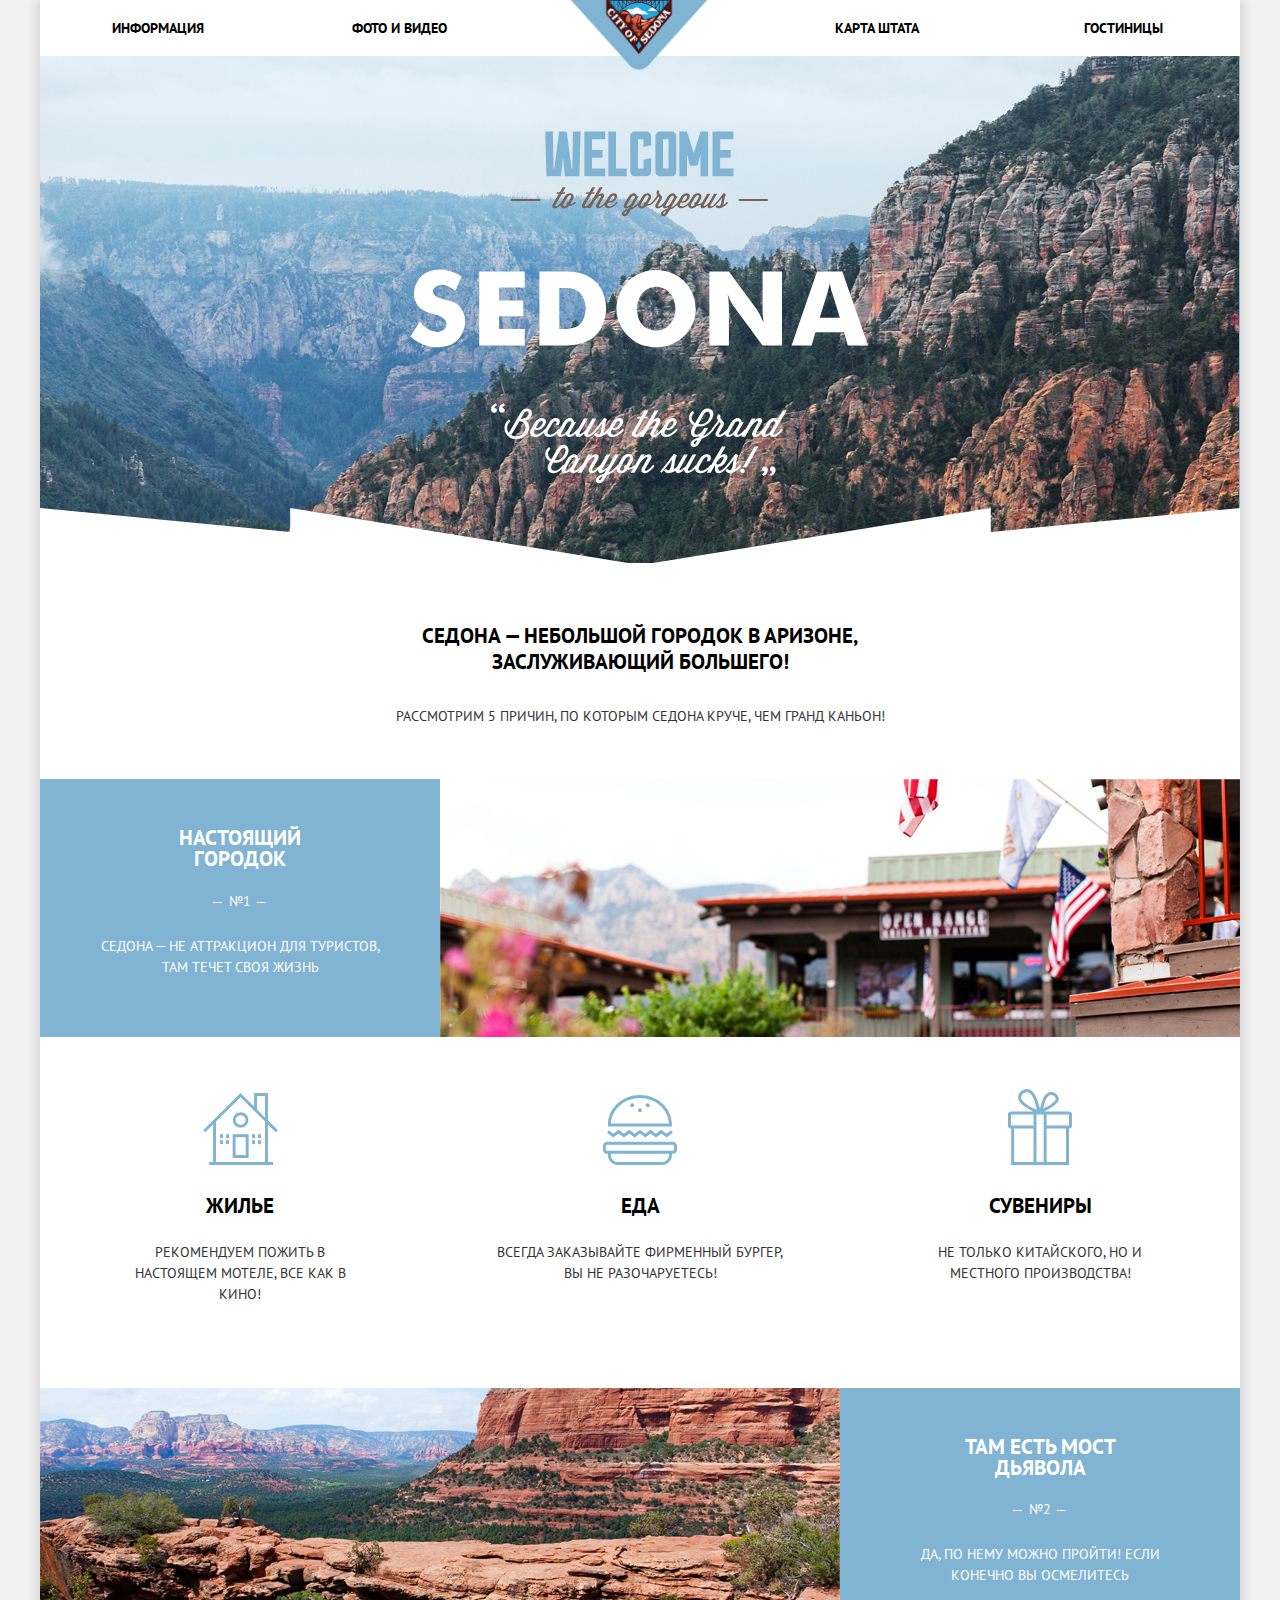
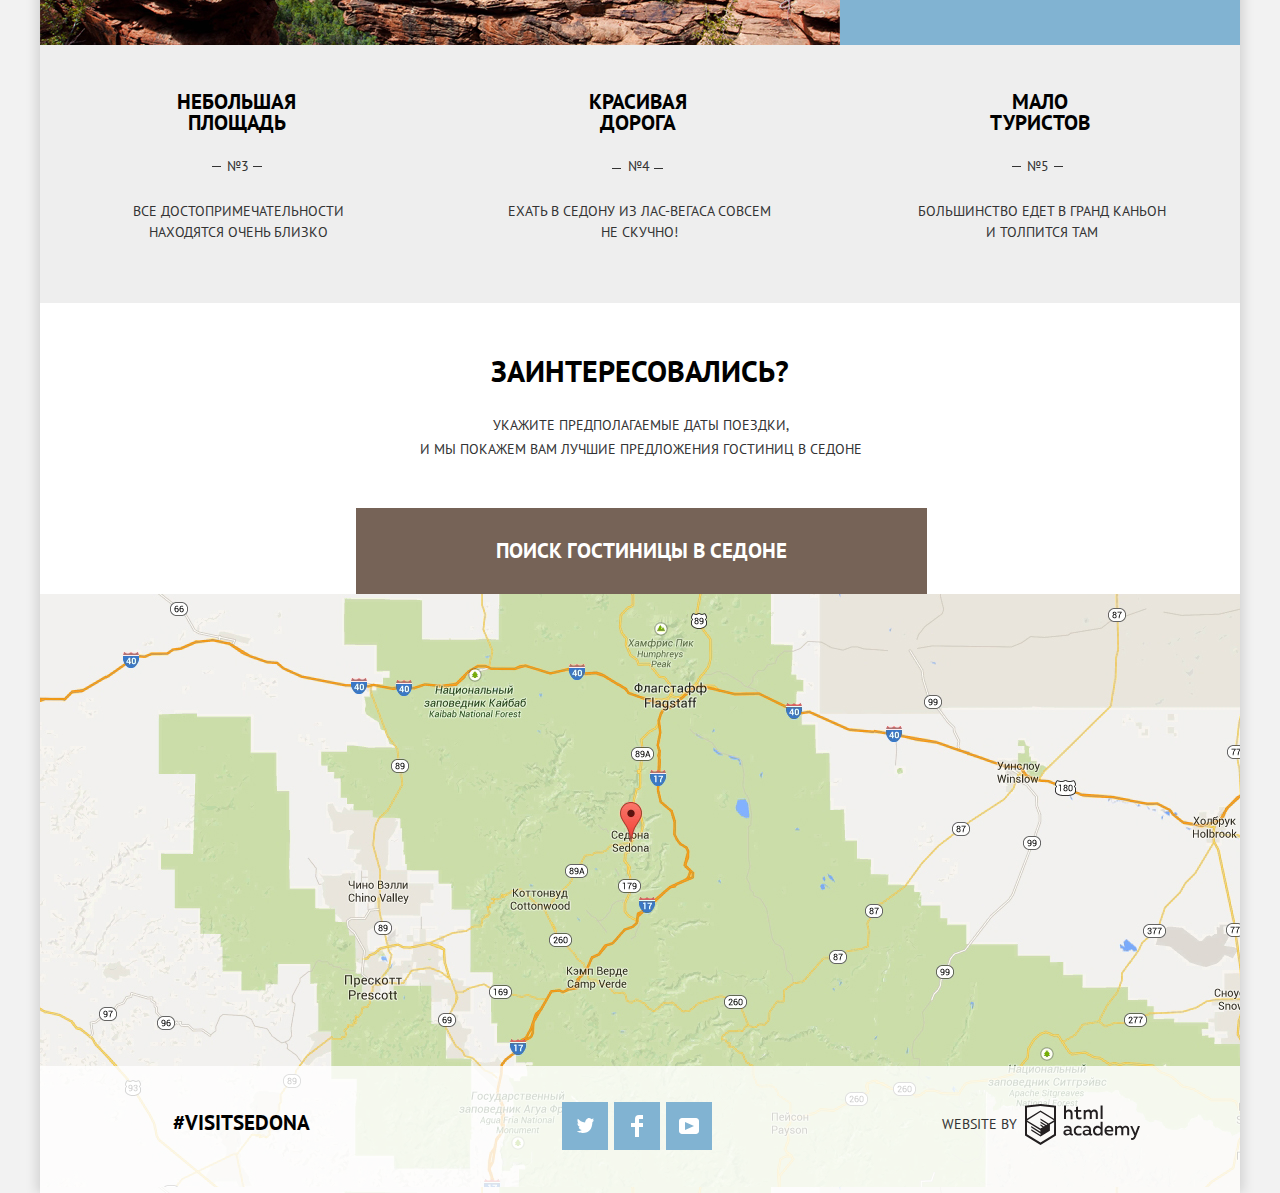
<file: index.html>
<!DOCTYPE html>
<html lang="ru">
<head>
	<meta charset="utf-8">
	<title>HTML Academy: Седона</title>
	<link href="https://fonts.googleapis.com/css?family=PT+Sans:400,400i,700&amp;subset=cyrillic" rel="stylesheet">
	<link href="css/normalize.min.css" rel="stylesheet">
	<link href="css/style.min.css" rel="stylesheet">
</head>
<body>
	<div class="big-container">
		<header class="main-header">
			<nav class="main-navigation" aria-label="Меню">
				<a class="logo" href="index.html">
					<img src="img/logo.png" alt="логотип City of" width="140" height="72">
				</a>
				<ul class="item-navigation">
					<li><a class="item-navigation-name info" href="#">Информация</a></li>
					<li><a class="item-navigation-name foto-video" href="#">Фото и Видео</a></li>
					<li><a class="item-navigation-name map-state" href="#">Карта штата</a></li>
					<li><a class="item-navigation-name hotels" href="inner.html">Гостиницы</a></li>
				</ul>
			</nav>
		</header>
		<main class="container">
			<section class="hero">
				<h1 class="visually-hidden">SEDONA</h1>
			</section>
			<section class="slogan-advantages-1">
				<p class="slogan">СЕДОНА — НЕБОЛЬШОЙ ГОРОДОК В АРИЗОНЕ, ЗАСЛУЖИВАЮЩИЙ БОЛЬШЕГО!</p>
				<p class="reasons">рассмотрим 5 причин, по которым седона круче, чем гранд каньон!</p>
				<div class="reasons-1">
					<div class="reasons-1-text">
						<h2 class="reasons-1-title">настоящий городок</h2>
						<p class="reasons-1-number">№1</p>
						<p class="reasons-1-slogan">Седона — не аттракцион для туристов, там течет своя жизнь</p>
					</div>
					<div class="city-photo">
						<img src="img/reason_1.jpg" alt="Фото города" width="800" height="258">
					</div>
				</div>
			</section>
			<section class="promotion">
				<h3 class="visually-hidden">Реклама</h3>
				<ul class="promotion-list">
					<li class="promotion-item">
						<svg class="promotion-img" version="1.1" id="Layer_1" xmlns="http://www.w3.org/2000/svg" xmlns:xlink="http://www.w3.org/1999/xlink" x="0px" y="0px"
						width="75px" height="72px" viewBox="0 0 75 72" enable-background="new 0 0 75 72" xml:space="preserve">
						<g>
							<path fill="#81B3D2" d="M29.656,65.033h16V41.21h-16V65.033z M32.593,44.134h10.125V62.11H32.593V44.134z"/>
							<path fill="#81B3D2" d="M72.771,39.253l2.076-2.068l-9.908-9.865V0H51.127v13.567L37.5,0L0.152,37.185l2.077,2.068l7.832-7.795
							v37.618H6.124V72h63.875v-2.924h-5.059V31.458L72.771,39.253z M62.002,69.076H12.999V28.534L37.5,4.149l24.502,24.385V69.076z
							M62.002,24.394l-7.938-7.902V2.924h7.938V24.394z"/>
							<path fill="#81B3D2" d="M29.906,27.08c0,4.261,3.47,7.713,7.75,7.713c4.279,0,7.75-3.452,7.75-7.713
							c0-4.259-3.471-7.713-7.75-7.713C33.375,19.367,29.906,22.821,29.906,27.08z M37.656,22.135c2.744,0,4.969,2.214,4.969,4.945
							c0,2.732-2.225,4.948-4.969,4.948c-2.746,0-4.97-2.216-4.97-4.948C32.686,24.349,34.911,22.135,37.656,22.135z"/>
							<rect x="17.061" y="41.21" fill="#81B3D2" width="3" height="3.919"/>
							<rect x="22.999" y="41.21" fill="#81B3D2" width="3" height="3.919"/>
							<rect x="17.061" y="47.182" fill="#81B3D2" width="3" height="3.919"/>
							<rect x="22.999" y="47.182" fill="#81B3D2" width="3" height="3.919"/>
							<rect x="48.998" y="41.21" fill="#81B3D2" width="3" height="3.919"/>
							<rect x="54.936" y="41.21" fill="#81B3D2" width="3" height="3.919"/>
							<rect x="48.998" y="47.182" fill="#81B3D2" width="3" height="3.919"/>
							<rect x="54.936" y="47.182" fill="#81B3D2" width="3" height="3.919"/>
						</g>
					</svg>
					<h3 class="promotion-title">Жилье</h3>
					<p class="promotion-text promo-1">Рекомендуем пожить в настоящем мотеле, все как в кино!</p>
				</li>
				<li class="promotion-item">
					<svg class="promotion-img" version="1.1" id="Layer_2" xmlns="http://www.w3.org/2000/svg" xmlns:xlink="http://www.w3.org/1999/xlink" x="0px" y="0px"
					width="74px" height="70px" viewBox="0 0 74 70" enable-background="new 0 0 74 70" xml:space="preserve">
					<g>
						<path fill="#81B3D2" d="M69.854,46.71H59.275H14.629H4.051c-2.274,0-4.135,1.94-4.135,4.313v3.504c0,2.372,1.861,4.313,4.135,4.313
						h0.93v1.053c0,5.536,4.341,10.065,9.648,10.065h44.646c5.306,0,9.648-4.529,9.648-10.065v-1.053h0.93
						c2.274,0,4.135-1.941,4.135-4.313v-3.504C73.988,48.65,72.128,46.71,69.854,46.71z M66.006,59.894c0,3.871-3.019,7.021-6.73,7.021
						H14.629c-3.711,0-6.731-3.15-6.731-7.021v-1.053h58.107V59.894z M71.071,54.527c0,0.688-0.558,1.271-1.218,1.271h-0.978h-2.942
						H7.972H5.028H4.051c-0.66,0-1.217-0.582-1.217-1.271v-3.504c0-0.688,0.558-1.271,1.217-1.271h3.688h6.89h44.646h6.89h3.688
						c0.66,0,1.218,0.582,1.218,1.271V54.527z"/>
						<polygon fill="#81B3D2" points="15.634,38.406 20.957,42.465 26.283,38.406 31.611,42.465 36.939,38.406 42.267,42.465 
						47.596,38.406 52.923,42.465 58.253,38.405 63.589,42.464 69.783,37.752 68.063,35.293 63.589,38.696 58.253,34.639 52.923,38.695 
						47.596,34.638 42.267,38.695 36.939,34.638 31.611,38.695 26.283,34.638 20.958,38.695 15.635,34.638 10.308,38.695 5.841,35.294 
						4.12,37.751 10.308,42.465 	"/>
						<path fill="#81B3D2" d="M7.978,31.544h57.949h2.928c0.041-0.619,0.069-1.241,0.069-1.87c0-0.394-0.016-0.783-0.032-1.173
						C68.227,12.657,54.186,0,36.952,0C19.719,0,5.677,12.657,5.013,28.501c-0.017,0.39-0.032,0.78-0.032,1.173
						c0,0.629,0.028,1.251,0.07,1.87H7.978z M36.952,3.043c15.591,0,28.35,11.316,29.021,25.458H7.931
						C8.604,14.359,21.361,3.043,36.952,3.043z"/>
						<ellipse fill="#81B3D2" cx="36.952" cy="15.26" rx="1.945" ry="2.03"/>
						<ellipse fill="#81B3D2" cx="29.172" cy="10.23" rx="1.946" ry="2.03"/>
						<ellipse fill="#81B3D2" cx="44.732" cy="10.23" rx="1.946" ry="2.03"/>
					</g>
				</svg>
				<h3 class="promotion-title">Еда</h3>
				<p class="promotion-text promo-2">Всегда заказывайте фирменный бургер, вы не разочаруетесь!</p>
			</li>
			<li class="promotion-item">
				<svg class="promotion-img" version="1.1" id="Layer_3" xmlns="http://www.w3.org/2000/svg" xmlns:xlink="http://www.w3.org/1999/xlink" x="0px" y="0px"
				width="64px" height="76px" viewBox="0 0 64 76" enable-background="new 0 0 64 76" xml:space="preserve">
				<path fill-rule="evenodd" clip-rule="evenodd" fill="#81B3D2" d="M61.097,22.501h-0.103H36.312
				C50.125,15.602,51.229,11.25,50.72,8.816c-1.162-3.963-5.692-7.023-10.002-5.407c-5.569,2.089-7.137,10.388-8.644,16.387
				C30.15,13.726,28.29,5.982,23.938,2.059c-1.261-1.138-3.095-2.264-5.763-2.028c-4.026,0.356-9.802,5.382-7.458,10.981
				c2.251,5.378,9.687,8.777,14.578,11.489H3.153H2.879C1.295,22.501,0,23.792,0,25.37v11.322c0,1.578,1.295,2.869,2.879,2.869h0.274
				v33.466v2.435V76h57.841v-0.539v-2.435V39.561h0.103c1.586,0,2.88-1.291,2.88-2.869V25.37
				C63.977,23.792,62.683,22.501,61.097,22.501z M42.413,5.944c2.103-0.31,4.982,1.299,5.255,3.209c0.393,2.756-3.4,5.255-5.086,6.421
				c-2.523,1.744-4.928,2.643-7.287,4.055C36.179,15.939,37.844,6.618,42.413,5.944z M19.531,15.912
				c-2.225-1.485-6.544-4.431-6.44-7.771c0.112-3.595,5.743-6.57,8.814-3.886c3.856,3.371,5.713,11.105,7.119,16.557
				C25.775,19.273,22.696,18.024,19.531,15.912z M25.503,73.026H6.136V39.561h19.368V73.026z M25.503,36.524H3.046V25.538h22.457
				V36.524z M35.66,36.524v3.037v33.466h-7.174V39.561v-3.037V25.538h7.174V36.524z M58.011,73.026H38.644V39.561h19.367V73.026z
				M60.931,36.524H38.644V25.538h22.287V36.524z"/>
			</svg>

			<h3 class="promotion-title">Сувениры</h3>
			<p class="promotion-text promo-3">Не только китайского, но и местного производства!</p>
		</li>
	</ul>
</section>
<section class="advantages-2">
	<div class="photo-bridge">
		<img src="img/reason_2.jpg" alt="Фото моста" width="800" height="257">
	</div>
	<div class="reasons-2-text">
		<h2 class="reasons-2-title">там есть мост дьявола</h2>
		<p class="reasons-2-number">№2</p>
		<p class="reasons-2-slogan">Да, по нему можно пройти! Если конечно вы осмелитесь</p>
	</div>
</section>
<section class="advantages-3">
	<ul class="final-reasons">
		<li class="reasons-3">
			<h3 class="final-reasons-title title3">Небольшая
			площадь</h3>
			<p class="final-reasons-number line3">№3</p>
			<p class="final-reasons-text final-reasons3">Все достопримечательности находятся очень близко</p>
		</li>
		<li class="reasons-4">
			<h3 class="final-reasons-title title4">Красивая
			дорога</h3>
			<p class="final-reasons-number line4">№4</p>
			<p class="final-reasons-text final-reasons4">Ехать в Седону из Лас-Вегаса совсем не скучно!</p>
		</li>
		<li class="reasons-5">
			<h3 class="final-reasons-title title5">Мало туристов</h3>
			<p class="final-reasons-number line5">№5</p>
			<p class="final-reasons-text final-reasons5">Большинство едет в гранд каньон и толпится там</p>
		</li>
	</ul>
</section>
<section class="search-form">
	<h2 class="visually-hidden">Форма поиска</h2>
	<span class="interest">Заинтересовались?</span>
	<p class="interest-text">Укажите предполагаемые даты поездки,
	и мы покажем вам лучшие предложения гостиниц в Седоне</p>
	<a class="button-search" href="search.html">Поиск гостиницы в Седоне</a>
	<form class="form-search" action="https://echo.htmlacademy.ru" method="post">
		<div class="values-arrive">
			<label for="datestart-search">Дата заезда:</label>
			<input class="form-left-1" id="datestart-search" type="text" name="datestart" placeholder="24 апреля 2017">
			<div class="calendar-svg-arrive">
				<svg xmlns="http://www.w3.org/2000/svg" width="21" height="22" viewBox="0 0 21 22"><path d="M19.251 2.025h-2.845V.648c0-.381-.294-.689-.656-.689-.363 0-.656.308-.656.689v1.377h-3.938V.648c0-.381-.294-.689-.655-.689-.363 0-.657.308-.657.689v1.377H5.906V.648c0-.381-.294-.689-.656-.689-.363 0-.657.308-.657.689v1.377H1.75C.784 2.025 0 2.847 0 3.862v16.302C0 21.179.784 22 1.75 22h17.501c.966 0 1.749-.821 1.749-1.836V3.862c0-1.015-.783-1.837-1.749-1.837zm.437 18.139a.448.448 0 0 1-.437.459H1.75a.45.45 0 0 1-.438-.459V3.862a.45.45 0 0 1 .438-.459h2.844v1.378c0 .381.294.689.657.689.362 0 .656-.308.656-.689V3.403h3.938v1.378c0 .381.294.689.657.689.361 0 .655-.308.655-.689V3.403h3.938v1.378c0 .381.293.689.656.689.362 0 .656-.308.656-.689V3.403h2.845c.241 0 .437.206.437.459v16.302z"/><path d="M4.594 8.225h2.625v2.066H4.594zM4.594 11.668h2.625v2.067H4.594zM4.594 15.112h2.625v2.066H4.594zM9.188 15.112h2.625v2.066H9.188zM9.188 11.668h2.625v2.067H9.188zM9.188 8.225h2.625v2.066H9.188zM13.781 15.112h2.625v2.066h-2.625zM13.781 11.668h2.625v2.067h-2.625zM13.781 8.225h2.625v2.066h-2.625z"/></svg>
			</div>
		</div>
		<div class="values-departure">
			<label for="datefinish-search"> Дата выезда:</label>
			<input class="form-left-2 date" id="datefinish-search" type="text" name="datefinish" placeholder="4 июля 2017">
			<div class="calendar-svg-departure">
				<svg xmlns="http://www.w3.org/2000/svg" width="21" height="22" viewBox="0 0 21 22"><path d="M19.251 2.025h-2.845V.648c0-.381-.294-.689-.656-.689-.363 0-.656.308-.656.689v1.377h-3.938V.648c0-.381-.294-.689-.655-.689-.363 0-.657.308-.657.689v1.377H5.906V.648c0-.381-.294-.689-.656-.689-.363 0-.657.308-.657.689v1.377H1.75C.784 2.025 0 2.847 0 3.862v16.302C0 21.179.784 22 1.75 22h17.501c.966 0 1.749-.821 1.749-1.836V3.862c0-1.015-.783-1.837-1.749-1.837zm.437 18.139a.448.448 0 0 1-.437.459H1.75a.45.45 0 0 1-.438-.459V3.862a.45.45 0 0 1 .438-.459h2.844v1.378c0 .381.294.689.657.689.362 0 .656-.308.656-.689V3.403h3.938v1.378c0 .381.294.689.657.689.361 0 .655-.308.655-.689V3.403h3.938v1.378c0 .381.293.689.656.689.362 0 .656-.308.656-.689V3.403h2.845c.241 0 .437.206.437.459v16.302z"/><path d="M4.594 8.225h2.625v2.066H4.594zM4.594 11.668h2.625v2.067H4.594zM4.594 15.112h2.625v2.066H4.594zM9.188 15.112h2.625v2.066H9.188zM9.188 11.668h2.625v2.067H9.188zM9.188 8.225h2.625v2.066H9.188zM13.781 15.112h2.625v2.066h-2.625zM13.781 11.668h2.625v2.067h-2.625zM13.781 8.225h2.625v2.066h-2.625z"/></svg>
			</div>
		</div>
		<div class="person">
			<div class="values-adults">
				<label class="adult-margin" for="amount-adult">Взрослые:</label>
				<button class="form-minus-adults" type="button" aria-label="минус">
					<svg width="11px" height="11px">
						<rect x="4" y="0" transform="matrix(4.486906e-011 -1 1 4.486906e-011 -2.467795e-010 11)" width="3" height="11"/>
					</svg>
				</button>
				<input class="form-left-3" type="text" name="amount-adult" id="amount-adult" placeholder="2">
				<button class="form-plus-adults" type="button" aria-label="плюс">
					<svg width="11px" height="11px">
						<rect x="4" width="3" height="11"/>
						<rect x="4" y="0" transform="matrix(4.486906e-011 -1 1 4.486906e-011 -2.467795e-010 11)" width="3" height="11"/>
					</svg>
				</button>
			</div>
			<div class="values-child">
				<label for="amount-adult-child" class="child-margin">Дети:</label>
				<button class="form-minus-child" type="button" aria-label="минус">
					<svg width="11px" height="11px">
						<rect x="4" y="0" transform="matrix(4.486906e-011 -1 1 4.486906e-011 -2.467795e-010 11)" width="3" height="11"/>
					</svg>
				</button>
				<input class="form-left-4" type="text" name="amount-adult-child" id="amount-adult-child" placeholder="0">
				<button class="form-plus-child" type="button" aria-label="плюс">
					<svg width="11px" height="11px">
						<rect x="4" width="3" height="11"/>
						<rect x="4" y="0" transform="matrix(4.486906e-011 -1 1 4.486906e-011 -2.467795e-010 11)" width="3" height="11"/>
					</svg>
				</button>
			</div>
		</div>
		<p><button type="submit" class="search">найти</button>
		</p>
	</form>
</section>
<section class="maps">
	<h2 class="visually-hidden">Расположение Седоны на карте</h2>
	<iframe class="maps-img" src="https://www.google.com/maps/embed?pb=!1m18!1m12!1m3!1d104771.09774581838!2d-111.85487887012027!3d34.85379485524478!2m3!1f0!2f0!3f0!3m2!1i1024!2i768!4f13.1!3m3!1m2!1s0x872da132f942b00d%3A0x5548c523fa6c8efd!2z0KHQtdC00L7QvdCwLCDQkNGA0LjQt9C-0L3QsCA4NjMzNiwg0KHQqNCQ!5e0!3m2!1sru!2sru!4v1536271637805" width="1200" height="593" style="border:0" allowfullscreen></iframe>
</section>
</main>
<footer class="main-footer footer-opacity">
	<p class="hashtag">#VISITSEDONA</p>
	<div class="footer-social">
		<ul class="social">
			<li>
				<a class="social-button" href="#"> 
					<span class="visually-hidden">Твитер</span>
					<svg xmlns="http://www.w3.org/2000/svg" xmlns:xlink="http://www.w3.org/1999/xlink" width="17" height="15" viewBox="0 0 17 15"><path fill="#FFF" d="M10.95.144c1.685-.496 2.984.27 3.577 1.179.673-.231 1.331-.481 2.011-.708a2.345 2.345 0 0 1-.857 1.768c.685.17 1.304-.491 1.304-.491-.169 1-1.006 1.788-1.563 2.024-.231 6.75-3.175 11.217-10.077 11.082h-.446c-.41 0-4.164-.46-4.898-1.887 2.271.196 3.893-.422 4.693-1.177-.96-.3-2.679-.477-2.979-2.95.349.106.564.228 1.19.119C1.705 8.247.374 7.53.448 5.33c.285.328 1.067.536 1.34.472C1.085 5.561-.182 2.442.894.85c1.818 1.854 3.735 3.606 7.152 3.773C8.254 2.33 9.183.793 10.95.144z"/></svg>
				</a>
			</li>
			<li>
				<a class="social-button" href="#">
					<span class="visually-hidden">Фейсбук</span>
					<svg xmlns="http://www.w3.org/2000/svg" width="12" height="22" viewBox="0 0 12 22"><path fill="#FFF" d="M12 4V0H8a4 4 0 0 0-4 4v4H0v4h4v10h4V12h4V8H8V4h4z"/></svg>
				</a>
			</li>
			<li>
				<a class="social-button" href="#">
					<span class="visually-hidden">Ютуб</span>
					<svg xmlns="http://www.w3.org/2000/svg" xmlns:xlink="http://www.w3.org/1999/xlink" width="20" height="16" viewBox="0 0 20 16"><path fill="#FFF" d="M17 0H3C1.35 0 0 1.35 0 3v10c0 1.65 1.35 3 3 3h14c1.65 0 3-1.35 3-3V3c0-1.65-1.35-3-3-3zM6.027 11.998V4.002L15.014 8l-8.987 3.998z"/></svg>
				</a>
			</li>
		</ul>
	</div>
	<div class="footer-copyright">
		<span class="website">Website by</span>
		<a class="htmlacademy" href="https://htmlacademy.ru/intensive/htmlcss" aria-label="htmlacademy">
			<svg version="1.1" xmlns="http://www.w3.org/2000/svg" xmlns:xlink="http://www.w3.org/1999/xlink" x="0px" y="0px" width="115px" height="41px" viewBox="0 0 115 41" style="enable-background:new 0 0 115 41;" xml:space="preserve">
				<path class="html-academy-logo" id="html-academy-logo" fill="#231F20" d="M47.9,29.8c-0.2,0.1-0.4,0.1-0.6,0.1c-0.4,0-0.6-0.2-0.6-0.7v-3.3c0-2.8-1.6-4.1-4.1-4.1
				c-1.4,0-2.7,0.4-3.4,0.6v1.9c0.8-0.4,1.9-0.7,3.2-0.7c1.5,0,2.3,0.8,2.3,2v0.3c-0.7-0.2-1.6-0.3-2.3-0.3c-1.9,0-4,0.7-4,3.1
				c0,1.9,1.5,2.8,3.1,2.8c1.4,0,2.5-0.5,3.4-1.2c0.3,0.8,1,1.1,1.8,1.1c0.4,0,0.9-0.1,1.3-0.2L47.9,29.8L47.9,29.8z M44.6,28.9
				C43.9,29.6,43,30,42.1,30c-0.9,0-1.7-0.5-1.7-1.4c0-1.2,1.2-1.5,2.3-1.5c0.6,0,1.4,0.1,1.9,0.2L44.6,28.9L44.6,28.9z M53.5,31.6
				c1.1,0,2.1-0.2,2.9-0.6v-1.9c-0.7,0.4-1.6,0.7-2.6,0.7c-1.6,0-3.1-0.9-3.1-3.1c0-2.2,1.6-3.1,3.2-3.1c0.9,0,1.8,0.3,2.5,0.8v-1.9
				c-0.8-0.5-1.7-0.7-2.7-0.7c-2.4,0-4.9,1.5-4.9,5C48.7,30.1,51.1,31.6,53.5,31.6L53.5,31.6z M61.6,25.7c-1.9,0-4,0.7-4,3.1
				c0,1.9,1.5,2.8,3.1,2.8c1.4,0,2.5-0.5,3.4-1.2c0.3,0.8,1,1.1,1.8,1.1c0.4,0,0.9-0.1,1.3-0.2v-1.5c-0.2,0.1-0.4,0.1-0.6,0.1
				c-0.4,0-0.6-0.2-0.6-0.7v-3.3c0-2.8-1.6-4.1-4.1-4.1c-1.4,0-2.7,0.4-3.4,0.6v1.9c0.8-0.4,1.9-0.7,3.2-0.7c1.5,0,2.3,0.8,2.3,2v0.3
				C63.2,25.8,62.4,25.7,61.6,25.7L61.6,25.7z M63.9,28.9c-0.7,0.7-1.6,1.1-2.6,1.1c-0.9,0-1.7-0.5-1.7-1.4c0-1.2,1.2-1.5,2.3-1.5
				c0.6,0,1.4,0.1,1.9,0.2L63.9,28.9L63.9,28.9z M68,26.7c0,2.7,1.7,4.9,4.4,4.9c1.7,0,2.7-0.8,3.4-1.7v1.5h1.8V17.8h-2v5.4
				c-0.6-0.7-1.6-1.4-3.2-1.4C69.7,21.8,68,24.1,68,26.7L68,26.7z M75.6,25.6v2.3c-0.4,1-1.4,2-2.8,2c-1.6,0-2.8-1.3-2.8-3.1
				c0-1.8,1.2-3.1,2.8-3.1C74.1,23.7,75.1,24.6,75.6,25.6L75.6,25.6z M84.5,31.6c1.2,0,2.4-0.2,3.2-0.6v-1.8c-0.8,0.4-1.7,0.7-2.8,0.7
				c-1.6,0-3.2-0.7-3.4-2.4h6.7c0.6-2.7-0.6-5.7-4.2-5.7c-2.1,0-4.5,1.5-4.5,4.9C79.5,30,81.8,31.6,84.5,31.6L84.5,31.6z M84.1,23.6
				c1.9,0,2.4,1.6,2.3,2.4h-4.9C81.6,24.4,82.8,23.6,84.1,23.6L84.1,23.6z M102.2,25.6v5.7h2v-5.8c0-1.9-1-3.7-3.4-3.7
				c-1.3,0-2.3,0.7-3.1,1.5c-0.5-0.9-1.4-1.5-2.8-1.5c-1.4,0-2.5,0.8-3,1.4v-1.2h-1.8v9.3h2v-6.3c0.5-0.6,1.3-1.4,2.4-1.4
				s1.8,0.8,1.8,2v5.7h2v-5.8c0-0.2,0-0.4,0-0.6c0.5-0.6,1.2-1.3,2.2-1.3C101.5,23.7,102.2,24.4,102.2,25.6L102.2,25.6z M115,22.1h-2.1
				l-2.6,7l-3-7h-2.1l4.2,9.3l-0.2,0.5c-0.5,1.4-1.2,2.2-2.2,2.2c-0.3,0-0.6,0-0.9-0.1v1.8c0.4,0.1,0.8,0.2,1.2,0.2
				c1.4,0,2.6-0.8,3.6-3.2L115,22.1L115,22.1z M41,9c0.5-0.8,1.4-1.5,2.5-1.5c1.2,0,2.1,0.7,2.1,2.2v5.5h2V9.4c0-2.2-1.4-3.8-3.7-3.8
				c-1.2,0-2.2,0.6-2.9,1.3V1.6h-2v13.5h2L41,9L41,9z M51,12.3c0,2.2,1.3,3.1,3.1,3.1c0.9,0,1.7-0.2,2.4-0.4v-1.8
				c-0.6,0.2-1.1,0.4-1.8,0.4c-1.1,0-1.7-0.4-1.7-1.6V7.7h3.2V5.9h-3.2V2.6l-2,0.5v2.8h-1.6v1.8H51L51,12.3L51,12.3z M60.7,8.9
				C61.1,8.3,62,7.4,63,7.4c1.1,0,1.8,0.8,1.8,2v5.7h2V9.3c0-0.2,0-0.4,0-0.6c0.5-0.6,1.2-1.3,2.2-1.3c1.1,0,1.8,0.8,1.8,2v5.7h2V9.3
				c0-1.9-1-3.7-3.4-3.7c-1.3,0-2.3,0.7-3.1,1.5c-0.5-0.9-1.4-1.5-2.8-1.5c-1.4,0-2.5,0.8-3,1.4V5.9h-1.8v9.3h2L60.7,8.9L60.7,8.9z
				M75.6,1.6h2v13.5h-2V1.6z M15.5,0L0,1.7v29.7L15.5,41L31,31.4V1.7L15.7,0L15.5,0L15.5,0z M29,30.2l-13.5,8.4L2,30.2V18l13.4,8.3
				l0,1.5l-9.2-5.7l0,1.5l9.3,5.8l0,1.6l-9.2-5.7l0,1.5l9.3,5.8l9.3-5.8v-1.5l0,0v-4.8l4.2-2.6L29,30.2L29,30.2z M29,16.2l-3.7,2.3
				l-1.7,1l-8.1-5l0,1.5l6.9,4.3l-0.1,0l-0.1,0.1l-1,0.6l-5.7-3.6l0,1.5l4.5,2.8l-1.1,0.7l0,0l-3.4-2.1l0,1.5l2.2,1.4l-2.3,1.4
				L2.1,16.4L15.4,8v0L29,16.2L29,16.2z M29,14.7L15.5,6.4v0l0,0l0,0v0L2,14.7V3.6l13.5-1.5L29,3.6L29,14.7L29,14.7z"></path>
			</svg>
		</a>
	</div>
</footer>
</div>
<script src="js/scripts.min.js"></script>
</body>
</html>
</file>
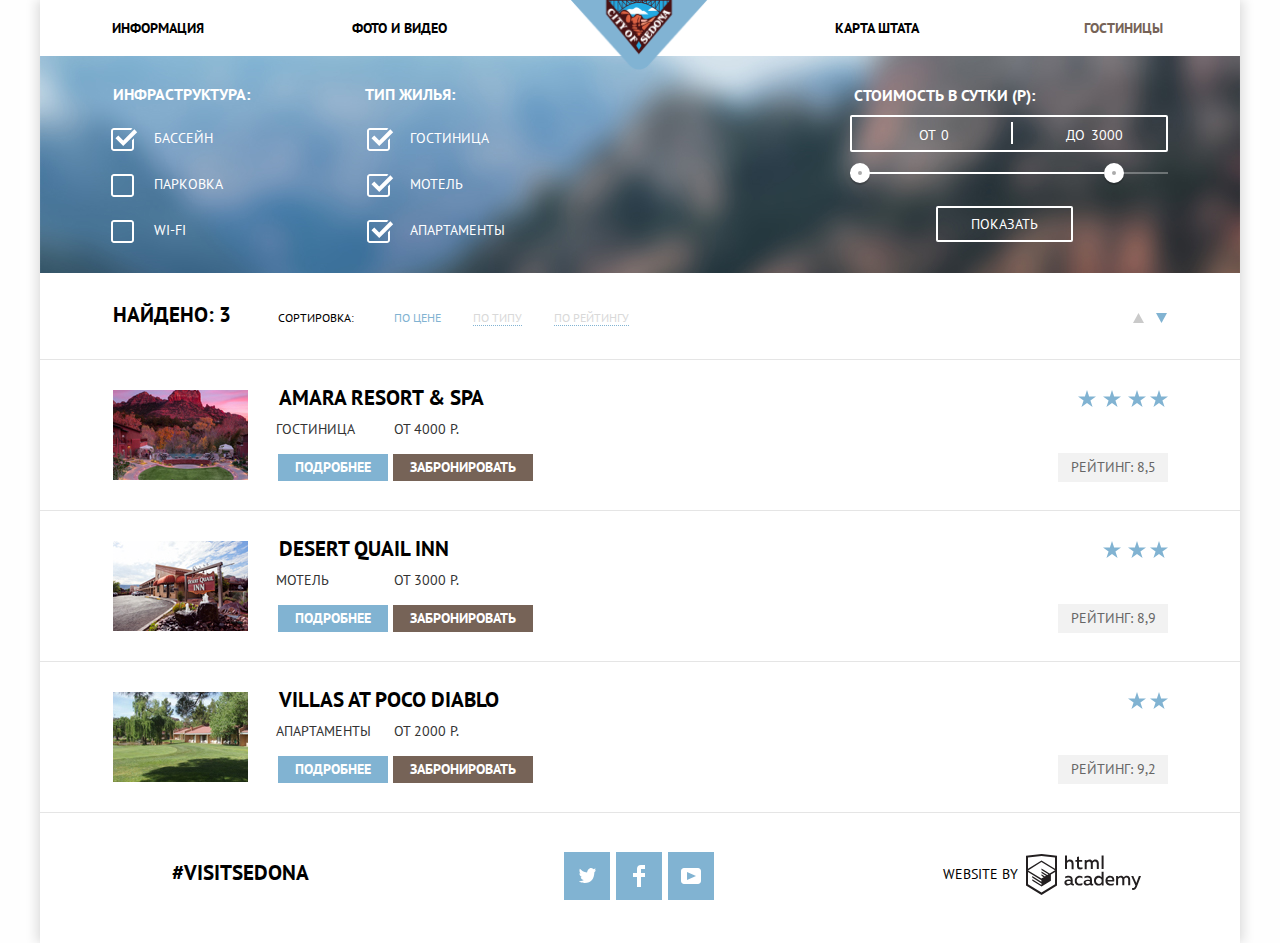
<file: inner.html>
<!DOCTYPE html>
<html lang="ru">
<head>
	<meta charset="utf-8">
	<title>HTML Academy: Седона</title>
	<link href="https://fonts.googleapis.com/css?family=PT+Sans:400,400i,700&amp;subset=cyrillic" rel="stylesheet">
	<link href="css/normalize.min.css" rel="stylesheet">
	<link href="css/style.min.css" rel="stylesheet">
</head>
<body class="inner-page">
	<div class="big-container">
		<header class="main-header">
			<nav class="main-navigation" aria-label="Меню">
				<a class="logo" href="index.html">
					<img src="img/logo.png" alt="логотип City of" width="140" height="72">
				</a>
				<ul class="item-navigation">
					<li><a class="item-navigation-name info" href="#">Информация</a></li>
					<li><a class="item-navigation-name foto-video" href="#">Фото и Видео</a></li>
					<li><a class="item-navigation-name map-state" href="#">Карта штата</a></li>
					<li><a class="item-navigation-name hotels habitation" href="inner.html">Гостиницы</a></li>
				</ul>
			</nav>
		</header>
		<main class="inner">
			<section class="sorting">
				<h2 class="visually-hidden">Выбор отеля</h2>
				<form class="form-option" action="https://echo.htmlacademy.ru" method="post">
					<fieldset class="comfort">
						<legend class="comfort-head">Инфраструктура:</legend>
						<ul class="filter-list">
							<li class="filter-option">
								<label class="filter-input-checkbox">
									<input class="visually-hidden" type="checkbox" name="pool" checked>
									<span class="checkbox-indicator"></span>
									бассейн
								</label>
							</li>
							<li class="filter-option">
								<label class="filter-input-checkbox">
									<input class="visually-hidden" type="checkbox" name="parking">
									<span class="checkbox-indicator"></span>
									парковка
								</label>
							</li>
							<li class="filter-option">
								<label class="filter-input-checkbox">
									<input class="visually-hidden" type="checkbox" name="wi-fi">
									<span class="checkbox-indicator"></span>
									wi-fi
								</label>
							</li>
						</ul>
					</fieldset>
					<fieldset class="type">
						<legend class="type-head">Тип жилья:</legend>
						<ul class="filter-list">
							<li class="filter-option">
								<label class="filter-input-checkbox">
									<input class="visually-hidden" type="checkbox" name="Hotel" checked>
									<span class="checkbox-indicator"></span>
									Гостиница
								</label>
							</li>
							<li class="filter-option">
								<label class="filter-input-checkbox">
									<input class="visually-hidden" type="checkbox" name="Motel" checked>
									<span class="checkbox-indicator"></span>
									Мотель
								</label>
							</li>
							<li class="filter-option">
								<label class="filter-input-checkbox">
									<input class="visually-hidden" type="checkbox" name="Apartment" checked>
									<span class="checkbox-indicator"></span>
									Апартаменты
								</label>
							</li>
						</ul>
					</fieldset>
					<div class="filter-range">
						<div class="filter-range-title">Стоимость в сутки (р):</div>
						<div class="price-controls">
							<label class="min-price">от <input type="text" name="min-price" value="0"></label>
							<label class="max-price">до <input type="text" name="max-price" value="3000"></label>
						</div>
						<div class="range-controls">
							<div class="scale">
								<div class="bar"></div>
							</div>
							<div class="range-toggle range-toggle-min"></div>
							<div class="range-toggle range-toggle-max"></div>
						</div>
						<button class="btn-transparent" type="submit">Показать</button>
					</div>
				</form>
			</section>
			<section class="selection">
				<h3 class="selection-head">Найдено: 3</h3>
				<p class="selection-sort">Сортировка:</p>
				<ul class="selection-option-total">
					<li class="selection-option">
						<a class="price" href="#" aria-label="Сортировка по цене">По цене</a>
					</li>
					<li class="selection-option">
						<a class="dotted" href="#" aria-label="Сортировка по типу">По типу</a>
					</li>
					<li class="selection-option">
						<a class="dotted" href="#" aria-label="Сортировка по рейтингу">По рейтингу</a>
					</li>
				</ul>
				<a class="selection-switcher-1" aria-label="снизу вверх" href="#">
					<svg version="1.1" id="Layer1" xmlns="http://www.w3.org/2000/svg" xmlns:xlink="http://www.w3.org/1999/xlink" x="0px" y="0px"
					width="11px" height="10px" viewBox="0 0 11 10" enable-background="new 0 0 11 10" xml:space="preserve">
					<polygon fill="#231F20" points="5.5,0 0,10 11,10 "/>
				</svg>
			</a>
			<a class="selection-switcher-2" aria-label="сверху вниз" href="#">
				<svg version="1.1" id="Layer2" xmlns="http://www.w3.org/2000/svg" xmlns:xlink="http://www.w3.org/1999/xlink" x="0px" y="0px"
				width="11px" height="10px" viewBox="0 0 11 10" enable-background="new 0 0 11 10" xml:space="preserve">
				<polyline fill="#231F20" points="5.5,10 0,0 11,0 "/>
			</svg>
		</a>
	</section>
	<section class="results">
		<div class="results-item">
			<div class="results-item-wrap">
				<div class="results-item-img">
					<img src="img/hotel_01.jpg" width="135" height="90" alt="Фото Amara Resort & Spa">
				</div>
				<div class="results-item-info">
					<h3 class="results-name">Amara Resort & Spa</h3>
					<div class="results-item-textblock">
						<span class="results-item-type">Гостиница</span>
						<span class="results-item-price">от 4000 р.</span>
					</div>
					<div class="results-item-buttons">
						<a href="#" class="results-item-moreinfo">Подробнее</a>
						<a href="#" class="results-item-book">Забронировать</a>
					</div>
				</div>
			</div>
			<div class="results-item-reating stars-4">
				<span class="results-item-ratingtext">Рейтинг: 8,5</span>
			</div>
		</div>
		<div class="results-item">
			<div class="results-item-wrap">
				<div class="results-item-img">
					<img src="img/hotel_02.jpg" alt="Фото Desert quail inn" width="135" height="90">
				</div>
				<div class="results-item-info">
					<h3 class="results-name">Desert quail inn</h3>
					<div class="results-item-textblock">
						<span class="results-item-type">Мотель</span>
						<span class="results-item-price">от 3000 р.</span>
					</div>
					<div class="results-item-buttons">
						<a href="#" class="results-item-moreinfo">Подробнее</a>
						<a href="#" class="results-item-book">Забронировать</a>
					</div>
				</div>
			</div>
			<div class="results-item-reating stars-3">
				<span class="results-item-ratingtext">Рейтинг: 8,9</span>
			</div>
		</div>
		<div class="results-item">
			<div class="results-item-wrap">
				<div class="results-item-img">
					<img src="img/hotel_03.jpg" width="135" height="90" alt="Фото Villas at poco diablo">
				</div>
				<div class="results-item-info">
					<h3 class="results-name"> Villas at poco diablo</h3>
					<div class="results-item-textblock">
						<span class="results-item-type">Апартаменты</span>
						<span class="results-item-price">от 2000 р.</span>
					</div>
					<div class="results-item-buttons">
						<a href="#" class="results-item-moreinfo">Подробнее</a>
						<a href="#" class="results-item-book">Забронировать</a>
					</div>
				</div>
			</div>
			<div class="results-item-reating stars-2" >
				<span class="results-item-ratingtext">Рейтинг: 9,2</span>
			</div>
		</div>
	</section>
</main>
<footer class="main-footer foter-inner">
	<p class="hashtag hashtag-inner">#VISITSEDONA</p>
	<div class="footer-social">
		<ul class="social">
			<li>
				<a class="social-button social-inner" href="#"> 
					<span class="visually-hidden">Твитер</span>
					<svg xmlns="http://www.w3.org/2000/svg" xmlns:xlink="http://www.w3.org/1999/xlink" width="17" height="15" viewBox="0 0 17 15"><path fill="#FFF" d="M10.95.144c1.685-.496 2.984.27 3.577 1.179.673-.231 1.331-.481 2.011-.708a2.345 2.345 0 0 1-.857 1.768c.685.17 1.304-.491 1.304-.491-.169 1-1.006 1.788-1.563 2.024-.231 6.75-3.175 11.217-10.077 11.082h-.446c-.41 0-4.164-.46-4.898-1.887 2.271.196 3.893-.422 4.693-1.177-.96-.3-2.679-.477-2.979-2.95.349.106.564.228 1.19.119C1.705 8.247.374 7.53.448 5.33c.285.328 1.067.536 1.34.472C1.085 5.561-.182 2.442.894.85c1.818 1.854 3.735 3.606 7.152 3.773C8.254 2.33 9.183.793 10.95.144z"/></svg>
				</a>
			</li>
			<li>
				<a class="social-button" href="#">
					<span class="visually-hidden">Фейсбук</span>
					<svg xmlns="http://www.w3.org/2000/svg" width="12" height="22" viewBox="0 0 12 22"><path fill="#FFF" d="M12 4V0H8a4 4 0 0 0-4 4v4H0v4h4v10h4V12h4V8H8V4h4z"/></svg>
				</a>
			</li>
			<li>
				<a class="social-button" href="#">
					<span class="visually-hidden">Ютуб</span>
					<svg xmlns="http://www.w3.org/2000/svg" xmlns:xlink="http://www.w3.org/1999/xlink" width="20" height="16" viewBox="0 0 20 16"><path fill="#FFF" d="M17 0H3C1.35 0 0 1.35 0 3v10c0 1.65 1.35 3 3 3h14c1.65 0 3-1.35 3-3V3c0-1.65-1.35-3-3-3zM6.027 11.998V4.002L15.014 8l-8.987 3.998z"/></svg>
				</a>
			</li>
		</ul>
	</div>
	<div class="footer-copyright">
		<span class="website">Website by</span>
		<a class="htmlacademy" href="https://htmlacademy.ru/intensive/htmlcss" aria-label="htmlacademy">
			<svg version="1.1" xmlns="http://www.w3.org/2000/svg" xmlns:xlink="http://www.w3.org/1999/xlink" x="0px" y="0px" width="115px" height="41px" viewBox="0 0 115 41" style="enable-background:new 0 0 115 41;" xml:space="preserve">
				<path class="html-academy-logo" id="html-academy-logo" fill="#231F20" d="M47.9,29.8c-0.2,0.1-0.4,0.1-0.6,0.1c-0.4,0-0.6-0.2-0.6-0.7v-3.3c0-2.8-1.6-4.1-4.1-4.1
				c-1.4,0-2.7,0.4-3.4,0.6v1.9c0.8-0.4,1.9-0.7,3.2-0.7c1.5,0,2.3,0.8,2.3,2v0.3c-0.7-0.2-1.6-0.3-2.3-0.3c-1.9,0-4,0.7-4,3.1
				c0,1.9,1.5,2.8,3.1,2.8c1.4,0,2.5-0.5,3.4-1.2c0.3,0.8,1,1.1,1.8,1.1c0.4,0,0.9-0.1,1.3-0.2L47.9,29.8L47.9,29.8z M44.6,28.9
				C43.9,29.6,43,30,42.1,30c-0.9,0-1.7-0.5-1.7-1.4c0-1.2,1.2-1.5,2.3-1.5c0.6,0,1.4,0.1,1.9,0.2L44.6,28.9L44.6,28.9z M53.5,31.6
				c1.1,0,2.1-0.2,2.9-0.6v-1.9c-0.7,0.4-1.6,0.7-2.6,0.7c-1.6,0-3.1-0.9-3.1-3.1c0-2.2,1.6-3.1,3.2-3.1c0.9,0,1.8,0.3,2.5,0.8v-1.9
				c-0.8-0.5-1.7-0.7-2.7-0.7c-2.4,0-4.9,1.5-4.9,5C48.7,30.1,51.1,31.6,53.5,31.6L53.5,31.6z M61.6,25.7c-1.9,0-4,0.7-4,3.1
				c0,1.9,1.5,2.8,3.1,2.8c1.4,0,2.5-0.5,3.4-1.2c0.3,0.8,1,1.1,1.8,1.1c0.4,0,0.9-0.1,1.3-0.2v-1.5c-0.2,0.1-0.4,0.1-0.6,0.1
				c-0.4,0-0.6-0.2-0.6-0.7v-3.3c0-2.8-1.6-4.1-4.1-4.1c-1.4,0-2.7,0.4-3.4,0.6v1.9c0.8-0.4,1.9-0.7,3.2-0.7c1.5,0,2.3,0.8,2.3,2v0.3
				C63.2,25.8,62.4,25.7,61.6,25.7L61.6,25.7z M63.9,28.9c-0.7,0.7-1.6,1.1-2.6,1.1c-0.9,0-1.7-0.5-1.7-1.4c0-1.2,1.2-1.5,2.3-1.5
				c0.6,0,1.4,0.1,1.9,0.2L63.9,28.9L63.9,28.9z M68,26.7c0,2.7,1.7,4.9,4.4,4.9c1.7,0,2.7-0.8,3.4-1.7v1.5h1.8V17.8h-2v5.4
				c-0.6-0.7-1.6-1.4-3.2-1.4C69.7,21.8,68,24.1,68,26.7L68,26.7z M75.6,25.6v2.3c-0.4,1-1.4,2-2.8,2c-1.6,0-2.8-1.3-2.8-3.1
				c0-1.8,1.2-3.1,2.8-3.1C74.1,23.7,75.1,24.6,75.6,25.6L75.6,25.6z M84.5,31.6c1.2,0,2.4-0.2,3.2-0.6v-1.8c-0.8,0.4-1.7,0.7-2.8,0.7
				c-1.6,0-3.2-0.7-3.4-2.4h6.7c0.6-2.7-0.6-5.7-4.2-5.7c-2.1,0-4.5,1.5-4.5,4.9C79.5,30,81.8,31.6,84.5,31.6L84.5,31.6z M84.1,23.6
				c1.9,0,2.4,1.6,2.3,2.4h-4.9C81.6,24.4,82.8,23.6,84.1,23.6L84.1,23.6z M102.2,25.6v5.7h2v-5.8c0-1.9-1-3.7-3.4-3.7
				c-1.3,0-2.3,0.7-3.1,1.5c-0.5-0.9-1.4-1.5-2.8-1.5c-1.4,0-2.5,0.8-3,1.4v-1.2h-1.8v9.3h2v-6.3c0.5-0.6,1.3-1.4,2.4-1.4
				s1.8,0.8,1.8,2v5.7h2v-5.8c0-0.2,0-0.4,0-0.6c0.5-0.6,1.2-1.3,2.2-1.3C101.5,23.7,102.2,24.4,102.2,25.6L102.2,25.6z M115,22.1h-2.1
				l-2.6,7l-3-7h-2.1l4.2,9.3l-0.2,0.5c-0.5,1.4-1.2,2.2-2.2,2.2c-0.3,0-0.6,0-0.9-0.1v1.8c0.4,0.1,0.8,0.2,1.2,0.2
				c1.4,0,2.6-0.8,3.6-3.2L115,22.1L115,22.1z M41,9c0.5-0.8,1.4-1.5,2.5-1.5c1.2,0,2.1,0.7,2.1,2.2v5.5h2V9.4c0-2.2-1.4-3.8-3.7-3.8
				c-1.2,0-2.2,0.6-2.9,1.3V1.6h-2v13.5h2L41,9L41,9z M51,12.3c0,2.2,1.3,3.1,3.1,3.1c0.9,0,1.7-0.2,2.4-0.4v-1.8
				c-0.6,0.2-1.1,0.4-1.8,0.4c-1.1,0-1.7-0.4-1.7-1.6V7.7h3.2V5.9h-3.2V2.6l-2,0.5v2.8h-1.6v1.8H51L51,12.3L51,12.3z M60.7,8.9
				C61.1,8.3,62,7.4,63,7.4c1.1,0,1.8,0.8,1.8,2v5.7h2V9.3c0-0.2,0-0.4,0-0.6c0.5-0.6,1.2-1.3,2.2-1.3c1.1,0,1.8,0.8,1.8,2v5.7h2V9.3
				c0-1.9-1-3.7-3.4-3.7c-1.3,0-2.3,0.7-3.1,1.5c-0.5-0.9-1.4-1.5-2.8-1.5c-1.4,0-2.5,0.8-3,1.4V5.9h-1.8v9.3h2L60.7,8.9L60.7,8.9z
				M75.6,1.6h2v13.5h-2V1.6z M15.5,0L0,1.7v29.7L15.5,41L31,31.4V1.7L15.7,0L15.5,0L15.5,0z M29,30.2l-13.5,8.4L2,30.2V18l13.4,8.3
				l0,1.5l-9.2-5.7l0,1.5l9.3,5.8l0,1.6l-9.2-5.7l0,1.5l9.3,5.8l9.3-5.8v-1.5l0,0v-4.8l4.2-2.6L29,30.2L29,30.2z M29,16.2l-3.7,2.3
				l-1.7,1l-8.1-5l0,1.5l6.9,4.3l-0.1,0l-0.1,0.1l-1,0.6l-5.7-3.6l0,1.5l4.5,2.8l-1.1,0.7l0,0l-3.4-2.1l0,1.5l2.2,1.4l-2.3,1.4
				L2.1,16.4L15.4,8v0L29,16.2L29,16.2z M29,14.7L15.5,6.4v0l0,0l0,0v0L2,14.7V3.6l13.5-1.5L29,3.6L29,14.7L29,14.7z"></path>
			</svg>
		</a>
	</div>
</footer>
</div>
</body>
</html>
</file>
<file: css/style.min.css>
@-webkit-keyframes animation{0%{-webkit-transform:translateY(100px);transform:translateY(100px)}70%,90%{-webkit-transform:translateY(-50px);transform:translateY(-50px)}to{-webkit-transform:translateY(0);transform:translateY(0)}}@keyframes animation{0%{-webkit-transform:translateY(100px);transform:translateY(100px)}70%,90%{-webkit-transform:translateY(-50px);transform:translateY(-50px)}to{-webkit-transform:translateY(0);transform:translateY(0)}}body{margin:0;padding:0;font-family:"PT Sans",Arial,sans-serif;font-size:14px;line-height:21px;font-weight:700;color:#333;text-transform:uppercase;background-color:#f2f2f2}.hero{background-color:#88b5d2;background-image:url(../img/welcome.svg),url(../img/polygon.svg),url(../img/background_photo1.jpg);background-repeat:no-repeat;background-position:370px 75px,0 451px,-1px -55px;background-size:459px 353px,1201px 59px,auto auto;height:507px;overflow-y:hidden;margin-bottom:60px}.item-navigation{height:56px;display:-webkit-box;display:-ms-flexbox;display:flex;-ms-flex-wrap:wrap;flex-wrap:wrap;-webkit-box-pack:start;-ms-flex-pack:start;justify-content:flex-start;padding-top:0;padding-bottom:0;-webkit-box-align:center;-ms-flex-align:center;align-items:center;margin-top:0;margin-bottom:0}.item-navigation-name{width:80px}.info{text-align:left;padding-left:32px;padding-right:148px}.foto-video{text-align:left;padding-right:388px}.map-state{padding-right:165px}.hotels,.map-state{text-align:right}.logo{position:absolute;top:0;left:530px;width:138px;height:70px;z-index:1}a{text-decoration:none}.visually-hidden:not(:focus):not(:active),input[type=checkbox].visually-hidden,input[type=radio].visually-hidden{position:absolute;width:1px;height:1px;margin:-1px;border:0;padding:0;white-space:nowrap;-webkit-clip-path:inset(100%);clip-path:inset(100%);clip:rect(0 0 0 0);overflow:hidden}.main-navigation{font-size:14px;line-height:26px;color:#000;background-color:#fff}.item-navigation,.promotion-item{list-style:none}.item-navigation a{color:#000}.reasons,.slogan{text-align:center;line-height:26px;background-color:#fff}.slogan{width:446px;margin:0 auto;font-size:21px;color:#000}.reasons{font-size:14px;color:#333;font-weight:400}.reasons-1-text{background-color:#81b3d2;width:400px}.reasons-1-title{text-align:center;font-size:21px;line-height:21px;color:#fff;padding-top:48px;padding-bottom:8px;width:124px;margin:0 auto}.reasons-1-number,.reasons-1-slogan{text-align:center;color:#fff;font-weight:400}.reasons-1-number{padding-bottom:10px}.reasons-1-slogan{width:284px;margin:0 auto}.promotion{background-color:#fff;margin-top:-8px}.promotion-img{display:block;margin:auto}.promotion-title{text-align:center;font-size:21px;line-height:21px;color:#000;margin-top:30px;margin-bottom:26px}.promotion-text{text-align:center;color:#333;padding-bottom:15px;font-weight:400}.promo-1{width:254px;margin:0 auto}.promo-2,.promo-3{width:290px;margin:0 auto}.promo-3{width:276px}.final-reasons{list-style:none}.reasons-2-text{background-color:#81b3d2;width:400px}.reasons-2-title{text-align:center;font-size:21px;line-height:21px;color:#fff;padding-top:48px;padding-bottom:7px;width:151px;margin:0 auto}.reasons-2-number,.reasons-2-slogan{text-align:center;color:#fff;font-weight:400}.reasons-2-number{padding-bottom:10px}.reasons-2-slogan{width:305px;margin:0 auto}.advantages-3{background-color:#eee}.final-reasons-title{text-align:center;font-size:21px;line-height:21px;color:#000;padding-top:63px;padding-bottom:9px}.title3,.title4{width:124px;margin:0 auto}.title4{width:103px;padding-right:-10px}.title5{width:105px;margin:0 auto}.final-reasons3{width:211px;margin:0 auto}.final-reasons4{width:267px;margin:0 auto}.final-reasons5{width:250px;margin:0 auto}.final-reasons-number{text-align:center;color:#333;font-weight:400;padding-bottom:10px;padding-left:3px}.line5{padding-right:8px}.final-reasons-text{text-align:center;color:#333;font-weight:400;padding-left:3px;margin-bottom:20px;white-space:pre-line}.search-form{background-color:#fff}.interest-text{text-align:center;font-size:14px;line-height:24px;color:#333;font-weight:400;margin-left:1px;margin-bottom:9px;white-space:pre-line}.button-search{font:inherit;font-size:21px;line-height:26px;text-align:center;color:#fff;text-transform:uppercase;background-color:#766357;border:0}.button-search:hover{background-color:#604e43}.button-search:focus{background-color:#766357}.button-search:active{background-color:#503e33;color:rgba(255,255,255,.5)}.form-search input[type=number],.form-search input[type=text]{font:inherit;color:#000;background-color:#f2f2f2;border:0}.form-search input:focus{border-color:#ebebeb;background-color:#fff}.form-search input:hover,.form-search input[type=text]:hover{background-color:#ebebeb}.hashtag{color:#000;text-align:center;font-size:21px;line-height:26px;margin-top:8px;margin-left:18px}.social{list-style:none;margin-top:6px;margin-left:-18px}.footer-social{text-align:center}.inner-page{color:#000;background-color:#fefefe}.item-navigation-name:focus{color:#766357}.item-navigation-name:hover{color:#81b3d2}.item-navigation-name:active{color:#000;opacity:.3}.comfort-head{text-align:center;font-size:16px;padding-bottom:4px}.comfort-head,.filter-option,.type-head{line-height:21px;color:#fff}.type-head{margin-left:-4px;padding-bottom:4px;font-size:16px}.filter-option{list-style:none;text-align:left;font-size:14px;font-weight:400}.comfort,.type{border:0}.selection-head{text-align:center;font-size:21px;line-height:26px;color:#000}.selection-option,.selection-sort{text-align:center;font-size:12px;line-height:18px;font-weight:400}.selection-sort{margin-right:-5px;color:#000}.selection-option{color:#81b3d2;list-style:none;margin-top:5px}.dotted{color:#d9d9d9;border-bottom:1px dotted #81b3d2;padding:0}.dotted:hover{color:#81b3d2;cursor:pointer}.dotted:active{color:#000;border:0}.price{font-size:12px;line-height:18px;color:#81b3d2}.price:hover{cursor:pointer}.results-name{text-align:left;font-size:21px;line-height:26px;color:#000}.results-item-price,.results-item-type{color:#333;font-weight:400}.results-item-price{text-align:center;margin-left:-2px}.results-item-book,.results-item-moreinfo{text-align:center;color:#fff;background-color:#81b3d2;margin-left:2px}.results-item-book{background-color:#766357;margin-left:-5px;margin-top:2px}.results-item-moreinfo:hover{background-color:#669ec0}.results-item-moreinfo:active{background-color:#5496bd;color:rgba(255,255,255,.5)}.results-item-book:hover{background-color:#604e43}.results-item-book:active{background-color:#503e33;color:rgba(255,255,255,.5)}img{max-width:100%;height:auto}.big-container{margin:0 auto;background-color:#fff;width:1200px;-webkit-box-shadow:5px 0 10px rgba(0,0,0,.1),-5px 0 10px rgba(0,0,0,.1);box-shadow:5px 0 10px rgba(0,0,0,.1),-5px 0 10px rgba(0,0,0,.1);position:relative}.reasons-1{display:-webkit-box;display:-ms-flexbox;display:flex}.city-photo{height:258px;overflow-y:hidden}.slogan{margin-bottom:28px}.reasons{margin-bottom:50px;padding-right:-2px}.promotion-list{display:-webkit-box;display:-ms-flexbox;display:flex;-webkit-box-orient:horizontal;-webkit-box-direction:normal;-ms-flex-direction:row;flex-direction:row;-ms-flex-pack:distribute;justify-content:space-around;padding-left:0;margin-top:0;margin-bottom:0;padding-top:60px}.promotion-item{width:400px;-ms-flex-item-align:baseline;align-self:baseline}.promotion{margin-bottom:83px}.photo-bridge{height:257px;overflow-y:hidden}.advantages-2{display:-webkit-box;display:-ms-flexbox;display:flex;margin-top:-15px}.advantages-3{padding-bottom:40px;margin-top:-17px;padding-left:19px}.final-reasons,.main-footer{display:-webkit-box;display:-ms-flexbox;display:flex;-ms-flex-pack:distribute;justify-content:space-around}.final-reasons{margin-top:0;margin-bottom:0;padding-left:0}.main-footer{height:127px;-webkit-box-align:center;-ms-flex-align:center;align-items:center}.sorting{background-color:#474c50;background-image:url(../img/filter_background.jpg);background-repeat:no-repeat;height:217px;overflow-y:hidden}.filter-range{-ms-flex-item-align:center;-ms-grid-row-align:center;align-self:center;margin-top:-32px;margin-left:180px}.form-option{display:-webkit-box;display:-ms-flexbox;display:flex;padding-top:28px;padding-left:60px}.type{padding-left:105px;width:288px}.selection{display:-webkit-box;display:-ms-flexbox;display:flex;-webkit-box-pack:start;-ms-flex-pack:start;justify-content:flex-start;-webkit-box-align:center;-ms-flex-align:center;align-items:center;padding-top:8px;-ms-flex-wrap:nowrap;flex-wrap:nowrap;padding-bottom:10px}.selection-head{padding-left:73px}.selection-sort{padding-left:47px;padding-top:6px;padding-right:5px}.selection-option-total{display:-webkit-box;display:-ms-flexbox;display:flex;-webkit-box-pack:start;-ms-flex-pack:start;justify-content:flex-start}.selection-option{padding-right:32px}.selection-option-total{margin-right:472px}.selection-switcher-1{-ms-flex-item-align:center;-ms-grid-row-align:center;align-self:center;margin-top:7px;background:0 0;border:0}.selection-switcher-2{padding-left:12px;margin-top:7px;background:0 0;border:0}.selection-switcher-1 polygon{fill:#cacaca}.selection-switcher-1:hover,.selection-switcher-2:hover{cursor:pointer}.selection-switcher-1:hover polygon,.selection-switcher-2:hover polyline{fill:#231f20}.selection-switcher-1:active polygon,.selection-switcher-2 polyline,.selection-switcher-2:active polyline{fill:#81b3d2}.results-item{display:-webkit-box;display:-ms-flexbox;display:flex;-webkit-box-pack:justify;-ms-flex-pack:justify;justify-content:space-between;border-top:1px solid #e5e5e5;padding:0 73px}.results{border-bottom:1px solid #e5e5e5}.results-item-img{width:135px;height:90px;-ms-flex-item-align:center;-ms-grid-row-align:center;align-self:center;padding-right:28px;padding-bottom:30px;padding-top:30px}.results-item-wrap{display:-webkit-box;display:-ms-flexbox;display:flex;-webkit-box-pack:justify;-ms-flex-pack:justify;justify-content:space-between}.results-name{margin:0;padding-left:3px}.results-item-reating{display:-webkit-box;display:-ms-flexbox;display:flex;-webkit-box-orient:vertical;-webkit-box-direction:normal;-ms-flex-direction:column;flex-direction:column;-webkit-box-pack:center;-ms-flex-pack:center;justify-content:center;-webkit-box-align:end;-ms-flex-align:end;align-items:flex-end;margin-right:-5px}.stars-2,.stars-3,.stars-4{background-image:url(../img/stars.svg),url(../img/stars.svg),url(../img/stars.svg),url(../img/stars.svg);background-repeat:no-repeat;background-position:20px 30px,45px 30px,70px 30px,92px 30px;margin-bottom:-35px}.stars-2,.stars-3{background-image:url(../img/stars.svg),url(../img/stars.svg),url(../img/stars.svg);background-position:45px 30px,70px 30px,92px 30px}.stars-2{background-image:url(../img/stars.svg),url(../img/stars.svg);background-position:70px 30px,92px 30px}.results-item-ratingtext{width:110px;text-align:center;font-weight:400;color:#666;background-color:#f2f2f2;display:inline-block;padding:4px 0;margin-top:30px;margin-right:4px;vertical-align:middle}.results-item-type{width:120px;text-align:left}.filter-range{width:318px;color:#fff;text-transform:uppercase}.filter-range-title{margin-bottom:9px;margin-left:4px;font-weight:600;font-size:16px;line-height:21px}.price-controls{position:relative;height:33px;margin-bottom:20px;font-size:0;border:2px solid #fff;border-radius:2px}.price-controls::after{content:"";position:absolute;top:50%;left:51%;width:2px;height:22px;background:#fff;-webkit-transform:translate(-50%,-50%);-ms-transform:translate(-50%,-50%);transform:translate(-50%,-50%)}.price-controls label{display:inline-block;font-size:14px;line-height:38px;vertical-align:top;cursor:pointer}.price-controls .max-price,.price-controls .min-price{width:90px;margin-top:-1px;font-weight:400}.price-controls input{width:50px;height:30px;margin:0;line-height:21px;color:inherit;font:inherit;background:0 0;border:0}.min-price{padding-left:67px}.max-price{padding-left:57px}.range-controls{position:relative;margin-bottom:32px}.range-controls .scale{height:2px;background:rgba(255,255,255,.3)}.range-controls .bar{width:80%;height:2px;background:#fff}.range-toggle{position:absolute;top:-9px;width:4px;height:4px;background:#ababab;border:8px solid #fff;border-radius:50%;-webkit-box-shadow:0 2px 1px 0 rgba(0,1,1,.2);box-shadow:0 2px 1px 0 rgba(0,1,1,.2);cursor:pointer}.range-toggle:hover{background:#1c4f80}.range-toggle-min{left:0}.range-toggle-max{left:80%}.btn-transparent{display:block;padding:6px 33px;font-size:14px;line-height:20px;color:#fff;text-transform:uppercase;background:0 0;border:2px solid #fff;border-radius:2px;cursor:pointer;margin:0 95px 0 auto}.btn-transparent:hover{color:#000;background:#fff}.results-item-moreinfo{padding:3px 17px;margin-right:6px;margin-top:2px}.results-item-book,.results-item-moreinfo,.results-item-type{display:inline-block;vertical-align:middle}.results-item-book{padding:3px 17px}.results-item-type{margin-left:0}.footer-social ul,.social-button{display:-webkit-box;display:-ms-flexbox;display:flex}.social-button{-webkit-box-align:center;-ms-flex-align:center;align-items:center;height:48px;background-color:#81b3d2;-webkit-box-pack:center;-ms-flex-pack:center;justify-content:center;width:46px}.footer-social ul{width:150px;-ms-flex-wrap:wrap;flex-wrap:wrap;-webkit-box-pack:justify;-ms-flex-pack:justify;justify-content:space-between}.social-button:hover{background-color:#669ec0}.social-button:active{background-color:#5496bd}.social-button:active path{fill:rgba(255,255,255,.5)}.results-name{padding-top:25px;padding-bottom:8px}.results-name:hover{color:#81b3d2;cursor:pointer}.results-name:active{opacity:.3}.results-item-textblock{display:-webkit-box;display:-ms-flexbox;display:flex;-webkit-box-pack:start;-ms-flex-pack:start;justify-content:flex-start;padding-bottom:12px}.search-form{height:291px;position:relative}.interest{text-align:center;font-size:30px;line-height:36px;color:#000;display:block;margin-right:auto;margin-left:auto;padding-top:50px;padding-bottom:10px}.button-search{display:inline-block;padding:30px 140px;margin-top:38px;margin-left:316px;cursor:pointer;vertical-align:middle}.form-search{position:absolute;color:#000;background-color:#fff;-webkit-box-shadow:0 2px 10px 2px #a6a6a6;box-shadow:0 2px 10px 2px #a6a6a6;top:auto;left:316px;width:570px;height:395px;display:-webkit-box;display:-ms-flexbox;display:flex;-webkit-box-orient:vertical;-webkit-box-direction:normal;-ms-flex-direction:column;flex-direction:column;-webkit-box-pack:start;-ms-flex-pack:start;justify-content:flex-start;padding:0;margin:0;-webkit-animation-name:animation;animation-name:animation;-webkit-animation-duration:.4s;animation-duration:.4s}.values-arrive{margin-left:55px;margin-top:55px;margin-bottom:29px}.values-departure{margin-left:57px;margin-bottom:29px}.form-left-1{margin-bottom:2px;margin-left:19px;padding-left:13px;padding-right:33px}.form-left-2{margin-left:16px;padding-left:16px;padding-right:33px}.form-left-3,.form-left-4{margin-top:3px;text-align:center}.form-left-4{margin-left:27px}.form-search p{margin:0 0 29px}.person{display:-webkit-box;display:-ms-flexbox;display:flex;-webkit-box-pack:justify;-ms-flex-pack:justify;justify-content:space-between;width:580px}.values-arrive input[type=text]{width:346px;padding-bottom:6px;padding-top:6px;padding-left:12px;border:2px solid #f2f2f2}.person input[type=text],.values-arrive input[type=text],.values-departure input[type=text]{font:inherit;color:#000;text-transform:uppercase;-webkit-box-sizing:border-box;box-sizing:border-box;background-color:#f2f2f2;outline:0;cursor:pointer}.values-departure input[type=text]{padding-bottom:6px;padding-top:5px;width:346px;padding-left:9px;border:2px solid #f2f2f2}.person input[type=text]{width:114px;height:38px;border:0;padding-left:30px;padding-right:30px}.form-search input[type=text]:focus{background-color:#fff;border:2px solid #e5e5e5}.calendar-svg-arrive{position:absolute;top:60px;left:483px}.calendar-svg-departure,.search{position:absolute;top:129px;left:484px}.form-search svg{fill:#a9a9a9;cursor:pointer}.form-search svg:hover{fill:#000}.form-search svg:active{fill:#81b3d2}.search{font:inherit;font-weight:700;font-size:21px;line-height:26px;text-align:center;color:#fff;text-transform:uppercase;background-color:#81b3d2;border:0;top:282px;left:55px;width:458px;height:58px;cursor:pointer}.search:hover{background-color:#669ec0}.search:active{background-color:#5496bd;color:rgba(255,255,255,.5)}.values-adults,.values-child{display:-webkit-box;display:-ms-flexbox;display:flex;-webkit-box-pack:justify;-ms-flex-pack:justify;justify-content:space-between;position:relative;width:250px}.values-child{margin-right:67px}.values-adults{margin-left:53px;margin-right:0}.adult-margin{margin-top:10px;margin-right:42px}.child-margin{margin-left:52px;margin-top:10px}.form-minus-child{position:absolute;top:13px;left:125px;background:0 0;border:0}.form-minus-adults,.form-plus-adults,.form-plus-child{position:absolute;top:13px;left:200px;background:0 0;border:0}.form-minus-adults,.form-plus-adults{left:120px}.form-plus-adults{left:198px}.filter-input-checkbox{display:block;position:relative;width:50px;height:23px;padding-left:38px}input[type=checkbox]+.checkbox-indicator{position:absolute;top:0;left:-5px;width:27px;height:23px;background-image:url(../img/checkbox-off.svg);background-repeat:no-repeat;stroke-color:red;cursor:pointer}.filter-input-checkbox input[type=checkbox]:focus+.checkbox-indicator{border-color:#fff;outline:thin dotted;outline:5px auto -webkit-focus-ring-color}input[type=checkbox]:checked+.checkbox-indicator{background-image:url(../img/checkbox-on.svg);background-repeat:no-repeat}.filter-option{margin-bottom:23px}.filter-list{margin-left:3px;padding-left:0}input[type=checkbox]:checked:disabled+.checkbox-indicator{background-image:url(../img/checkbox-on-dsbld.svg)}input[type=checkbox]:disabled+.checkbox-indicator{background-image:url(../img/checkbox-off-dsbld.svg)}.maps{background-image:url(../img/map.jpg)}svg:hover .html-academy-logo{fill:#81b3d2}svg:active .html-academy-logo{fill:#bdbbbc}.footer-copyright{display:-webkit-box;display:-ms-flexbox;display:flex;-webkit-box-align:center;-ms-flex-align:center;align-items:center;font-weight:400;margin-top:-5px;margin-right:-15px}.website{display:block;margin-right:8px;margin-top:-5px}li .habitation{color:#766357}.modal-open{-webkit-animation-duration:.4s;animation-duration:.4s;display:block}.modal-close{display:none}.footer-opacity{position:absolute;bottom:0;width:1200px;z-index:100;background-color:rgba(255,255,255,.8)}.reasons-1,.reasons-2-text,.reasons-3,.reasons-4{position:relative}.reasons-1-number::after,.reasons-1-number::before,.reasons-2-number::after,.reasons-2-number::before{content:"";position:absolute;top:123px;left:173px;width:9px;height:1px;background-color:#fff}.reasons-1-number::after,.reasons-2-number::after,.reasons-2-number::before{left:217px}.reasons-2-number::after,.reasons-2-number::before{top:122px;left:173px}.reasons-2-number::after{left:217px}.line3::after,.line3::before,.line4::after,.line4::before,.line5::after,.line5::before{content:"";position:absolute;top:138px;left:82px;width:9px;height:1px;background-color:#333}.line3::after,.line4::after,.line4::before,.line5::after,.line5::before{left:123px}.reasons-4{padding-left:18px}.line4::after,.line4::before,.line5::after,.line5::before{top:140px;left:127px}.line4::after,.line5::after,.line5::before{left:169px}.reasons-5{position:relative;padding-right:3px}.line5::after,.line5::before{top:138px;left:98px}.line5::after{left:140px}.foter-inner{padding-top:3px;margin-left:-5px}.hashtag-inner{margin-left:23px;margin-right:5px}::-webkit-input-placeholder{color:#000;opacity:1}:-ms-input-placeholder,::-ms-input-placeholder{opacity:1}::placeholder{color:#000;opacity:1}:-ms-input-placeholder,::-ms-input-placeholder{color:#000}
</file>
